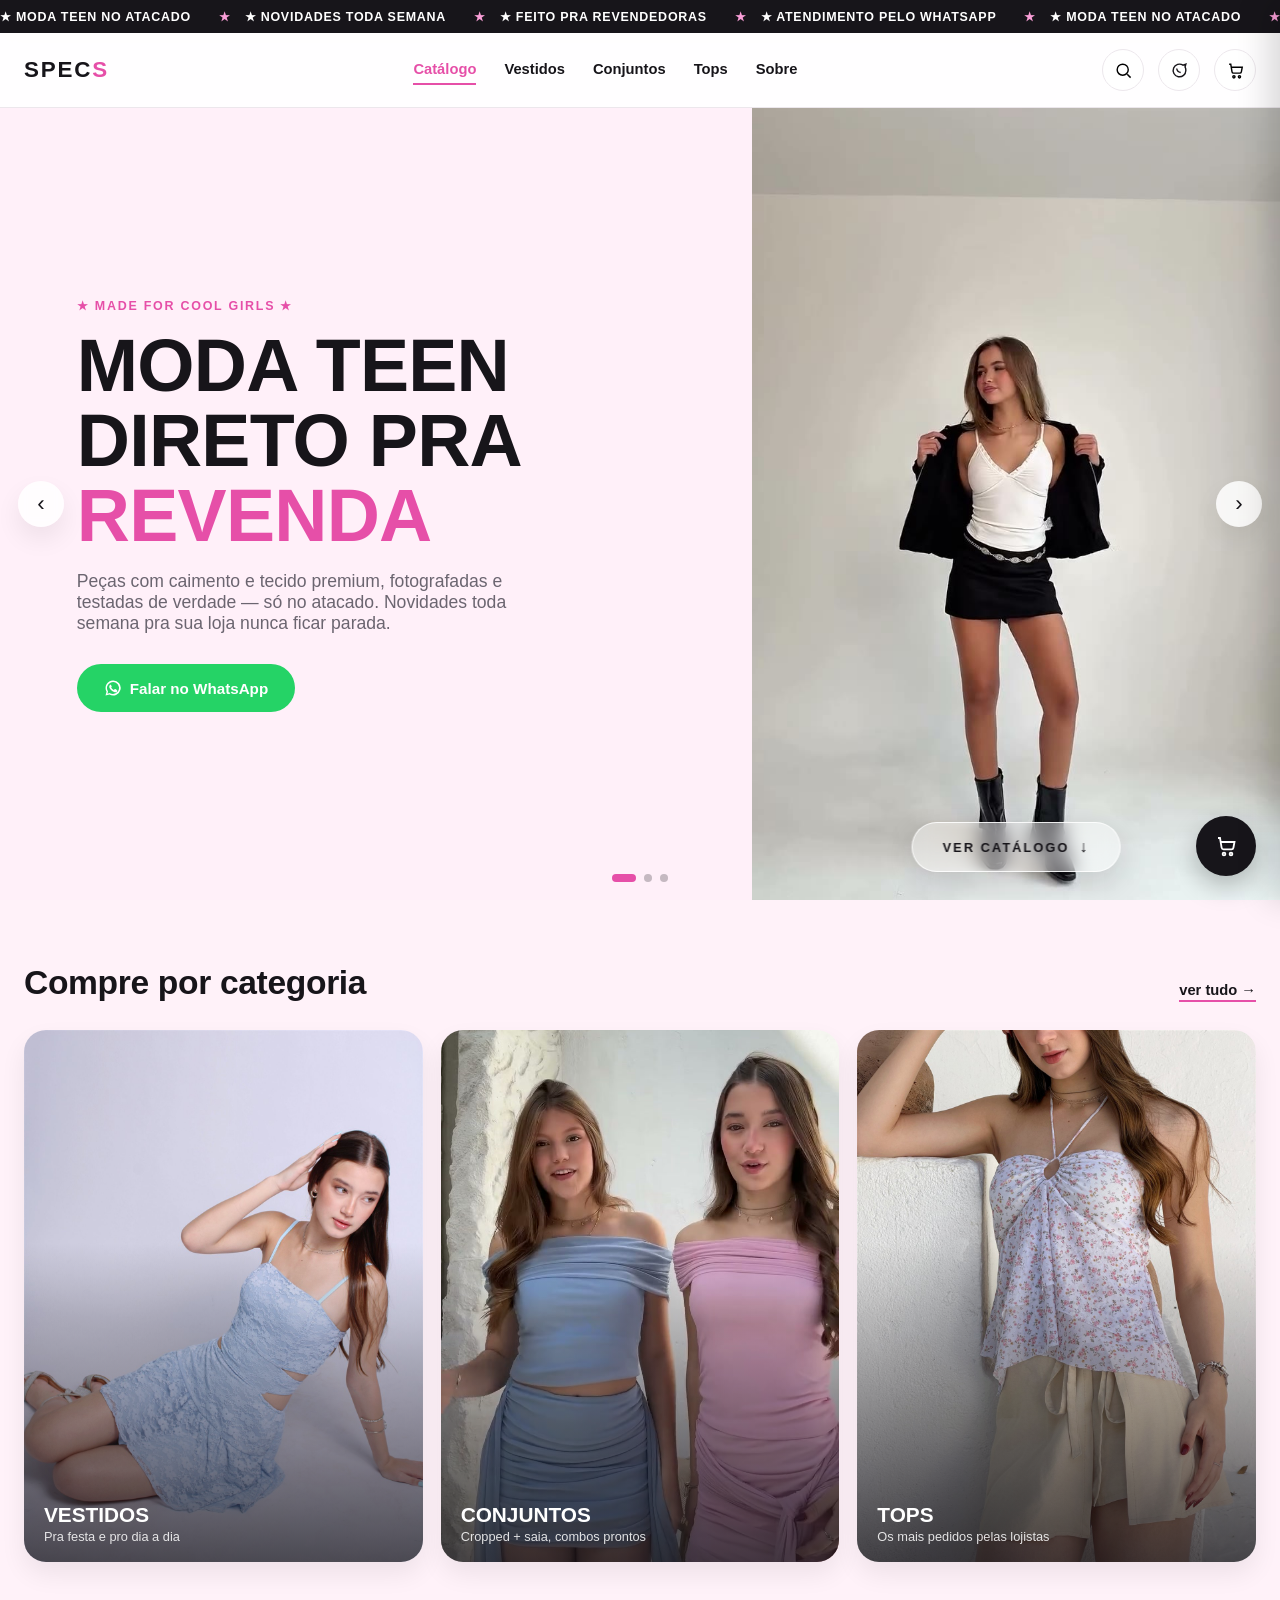
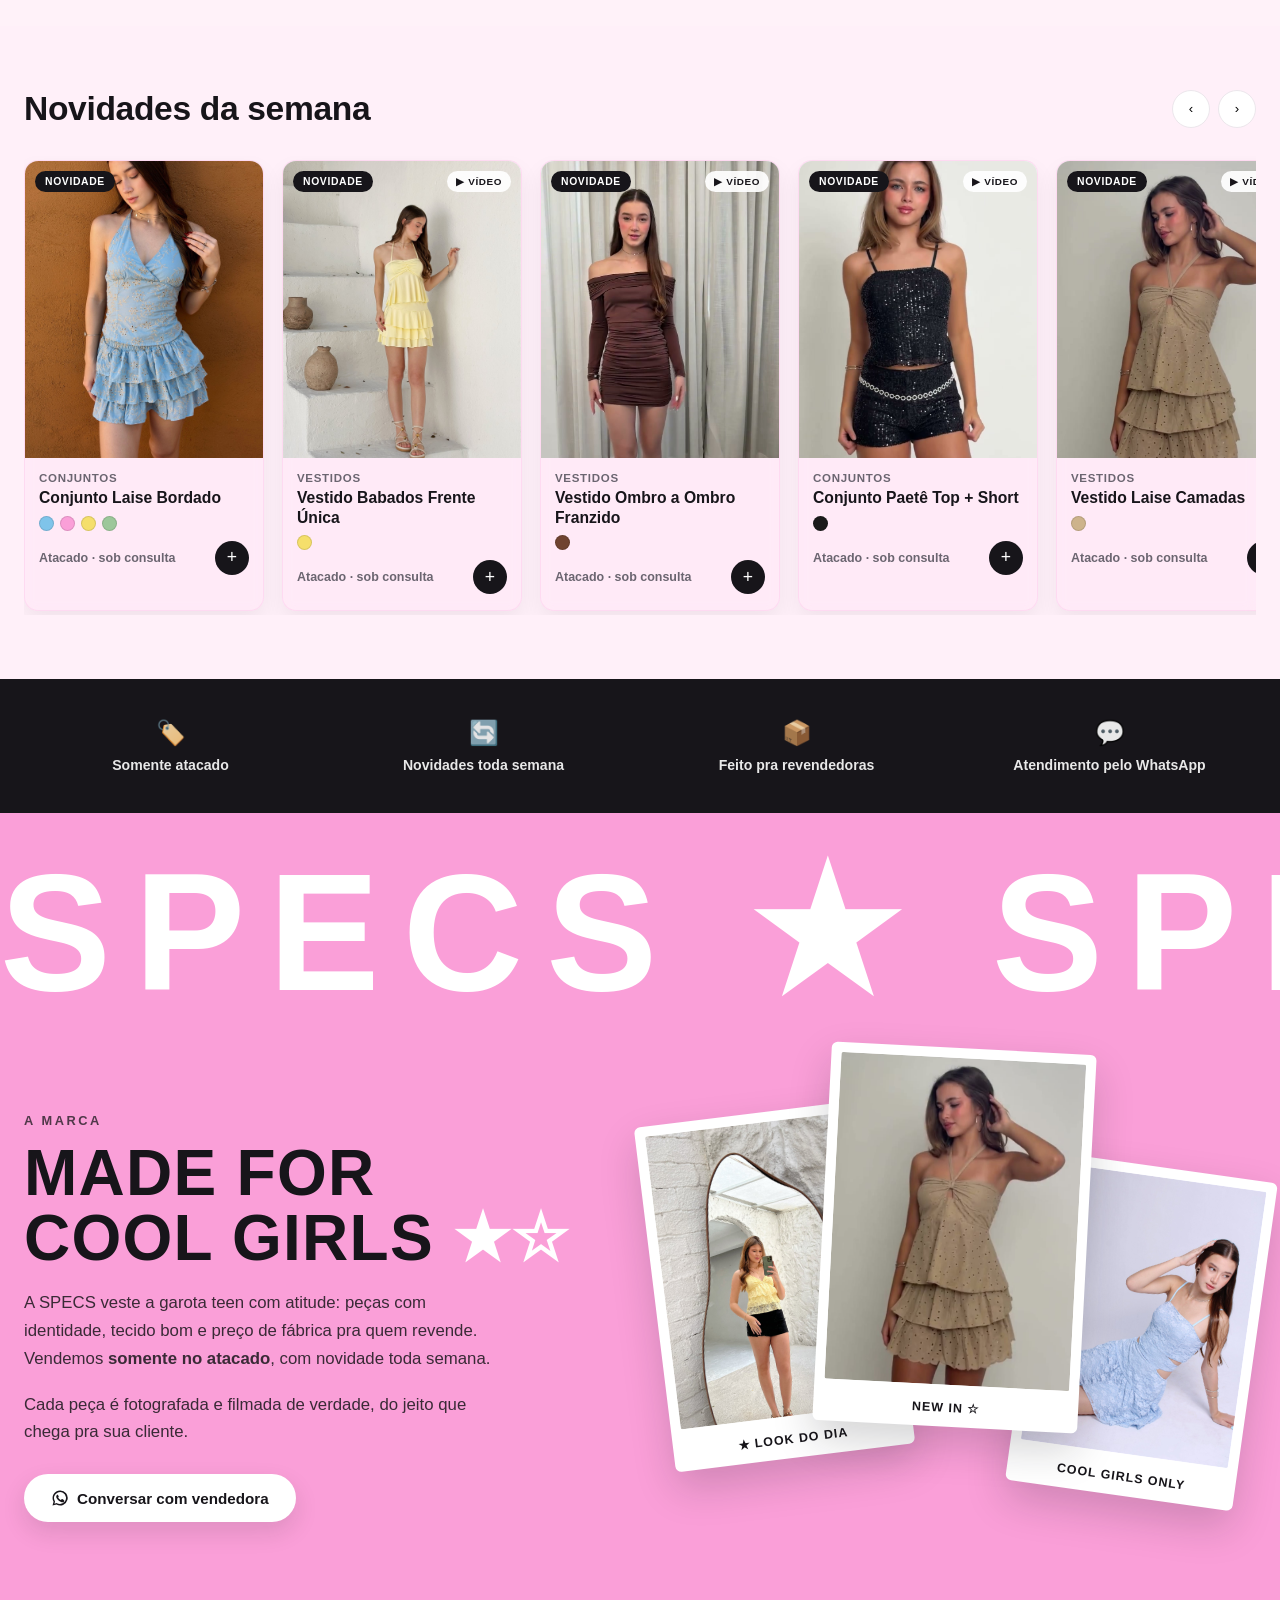
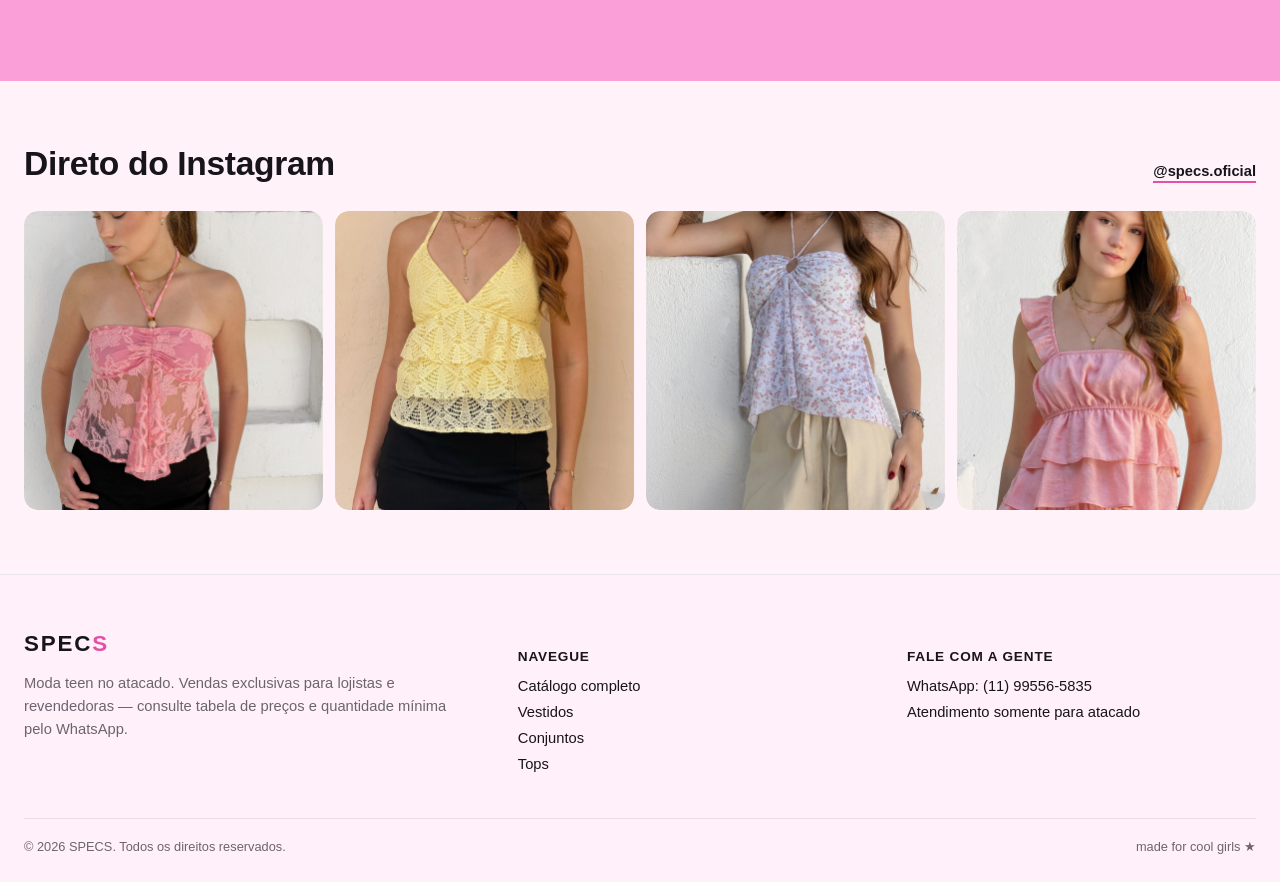
<file: index.html>
<!DOCTYPE html>
<html lang="pt-BR">
<head>
<meta charset="UTF-8">
<script>
if ("scrollRestoration" in history) history.scrollRestoration = "manual";
window.scrollTo(0, 0);
setTimeout(() => window.scrollTo(0, 0), 50);
requestAnimationFrame(() => window.scrollTo(0, 0));
</script>
<meta name="viewport" content="width=device-width, initial-scale=1.0">
<meta http-equiv="Content-Security-Policy" content="default-src 'self'; script-src 'self' 'unsafe-inline'; style-src 'self' 'unsafe-inline' https://fonts.googleapis.com; font-src https://fonts.gstatic.com; img-src 'self' data:; media-src 'self'; object-src 'none'; base-uri 'self';">
<meta name="referrer" content="strict-origin-when-cross-origin">
<meta name="color-scheme" content="light only">
<meta name="darkreader-lock">
<title>SPECS — Moda Teen no Atacado</title>
<meta name="description" content="SPECS — made for cool girls. Moda teen no atacado, novidades toda semana. Peça pelo WhatsApp.">
<link rel="icon" href="assets/logo-specs.png">
<link rel="preconnect" href="https://fonts.googleapis.com">
<link href="https://fonts.googleapis.com/css2?family=Inter:wght@400;500;600;700&family=Outfit:wght@700;800&display=swap" rel="stylesheet">
<link rel="stylesheet" href="css/style.css">
</head>
<body>
<div class="page-wrap">

  <div class="marquee-bar">
    <div class="marquee-track">
      <span>★ moda teen no atacado</span>
      <span>★ novidades toda semana</span>
      <span>★ feito pra revendedoras</span>
      <span>★ atendimento pelo whatsapp</span>
      <span>★ moda teen no atacado</span>
      <span>★ novidades toda semana</span>
      <span>★ feito pra revendedoras</span>
      <span>★ atendimento pelo whatsapp</span>
    </div>
  </div>

  <nav class="nav">
    <div class="nav-inner">
      <a href="index.html" class="logo">SPEC<span>S</span></a>
      <div class="nav-links">
        <a href="catalogo.html" class="active">Catálogo</a>
        <a href="catalogo.html?cat=vestidos">Vestidos</a>
        <a href="catalogo.html?cat=conjuntos">Conjuntos</a>
        <a href="catalogo.html?cat=tops">Tops</a>
        <a href="#sobre">Sobre</a>
      </div>
      <div class="nav-actions">
        <div class="nav-search" id="nav-search">
          <input type="text" id="nav-search-input" placeholder="Buscar peça..." aria-label="Buscar peça">
          <button class="icon-btn" id="search-toggle" aria-label="Buscar">
            <svg viewBox="0 0 24 24" fill="none" stroke="currentColor" stroke-width="1.8"><circle cx="11" cy="11" r="7"/><path d="m21 21-4.3-4.3"/></svg>
          </button>
        </div>
        <a class="icon-btn" href="https://wa.me/5511995565835" target="_blank" rel="noopener" aria-label="WhatsApp">
          <svg viewBox="0 0 24 24" fill="none" stroke="currentColor" stroke-width="1.8"><path d="M20 12a8 8 0 1 1-3.6-6.7L20 4l-1 3.5A8 8 0 0 1 20 12Z"/><path d="M8.5 9.5c.3 2.5 2.5 4.7 5 5"/></svg>
        </a>
        <button class="icon-btn" id="cart-fab-nav" aria-label="Pedido" onclick="document.getElementById('cart-fab').click()">
          <svg viewBox="0 0 24 24" fill="none" stroke="currentColor" stroke-width="1.8"><path d="M4 4h2l1.6 9.6a2 2 0 0 0 2 1.7h7.8a2 2 0 0 0 2-1.6L20.5 8H7"/><circle cx="10" cy="20" r="1.4"/><circle cx="17" cy="20" r="1.4"/></svg>
          <span class="cart-badge">0</span>
        </button>
      </div>
    </div>
  </nav>

  <header class="hero" id="hero">
    <div class="hero-track" id="hero-track">

      <div class="hero-slide">
        <div class="hero-inner">
          <div class="hero-text">
            <span class="eyebrow">★ made for cool girls ★</span>
            <h1>moda teen<br>direto pra <em>revenda</em></h1>
            <p>Peças com caimento e tecido premium, fotografadas e testadas de verdade — só no atacado. Novidades toda semana pra sua loja nunca ficar parada.</p>
            <div class="hero-ctas">
              <a href="https://wa.me/5511995565835" target="_blank" rel="noopener" class="btn btn-whatsapp">
                <svg width="18" height="18" viewBox="0 0 24 24" fill="currentColor"><path d="M12 2a10 10 0 0 0-8.6 15L2 22l5.2-1.4A10 10 0 1 0 12 2Zm0 18a8 8 0 0 1-4.1-1.1l-.3-.2-3 .8.8-3-.2-.3A8 8 0 1 1 12 20Zm4.4-5.9c-.2-.1-1.4-.7-1.6-.8-.2-.1-.4-.1-.5.1s-.6.8-.8 1c-.1.1-.3.2-.5.1a6.6 6.6 0 0 1-3.3-2.9c-.2-.4.2-.4.6-1.2.1-.1 0-.3 0-.4l-.8-1.8c-.2-.5-.4-.4-.5-.4h-.5c-.1 0-.4 0-.6.3a2.7 2.7 0 0 0-.9 2.1c0 1.3.9 2.5 1.1 2.7.1.2 1.9 3 4.7 4.1.6.3 1.1.4 1.5.5.6.2 1.2.2 1.6.1.5-.1 1.4-.6 1.6-1.1.2-.5.2-1 .1-1.1s-.2-.2-.4-.3Z"/></svg>
                Falar no WhatsApp
              </a>
            </div>
          </div>
          <div class="hero-media" style="--focus: 50% 50%">
            <video src="assets/hero-loja.mp4" poster="assets/hero-loja-poster.jpg" autoplay muted loop playsinline></video>
            <a href="#catalogo" class="btn-catalog">Ver catálogo <span class="arrow" aria-hidden="true">↓</span></a>
          </div>
        </div>
      </div>

      <div class="hero-slide">
        <div class="hero-inner">
          <div class="hero-text">
            <span class="eyebrow">★ toda semana ★</span>
            <h1>novidade<br>que <em>não para</em></h1>
            <p>Coleção nova entrando toda semana, fotografada de verdade. Sua loja sempre com o que tem de mais atual pra oferecer.</p>
            <div class="hero-ctas">
              <a href="https://wa.me/5511995565835" target="_blank" rel="noopener" class="btn btn-whatsapp">
                <svg width="18" height="18" viewBox="0 0 24 24" fill="currentColor"><path d="M12 2a10 10 0 0 0-8.6 15L2 22l5.2-1.4A10 10 0 1 0 12 2Zm0 18a8 8 0 0 1-4.1-1.1l-.3-.2-3 .8.8-3-.2-.3A8 8 0 1 1 12 20Zm4.4-5.9c-.2-.1-1.4-.7-1.6-.8-.2-.1-.4-.1-.5.1s-.6.8-.8 1c-.1.1-.3.2-.5.1a6.6 6.6 0 0 1-3.3-2.9c-.2-.4.2-.4.6-1.2.1-.1 0-.3 0-.4l-.8-1.8c-.2-.5-.4-.4-.5-.4h-.5c-.1 0-.4 0-.6.3a2.7 2.7 0 0 0-.9 2.1c0 1.3.9 2.5 1.1 2.7.1.2 1.9 3 4.7 4.1.6.3 1.1.4 1.5.5.6.2 1.2.2 1.6.1.5-.1 1.4-.6 1.6-1.1.2-.5.2-1 .1-1.1s-.2-.2-.4-.3Z"/></svg>
                Falar no WhatsApp
              </a>
            </div>
          </div>
          <div class="hero-media" style="--focus: 50% 20%">
            <img src="assets/prod-vestido-amarelo-camadas-1.jpg" alt="Vestido SPECS novidade" draggable="false">
            <a href="#catalogo" class="btn-catalog">Ver catálogo <span class="arrow" aria-hidden="true">↓</span></a>
          </div>
        </div>
      </div>

      <div class="hero-slide">
        <div class="hero-inner">
          <div class="hero-text">
            <span class="eyebrow">★ pra quem revende ★</span>
            <h1>feito pra<br><em>sua loja</em> vender</h1>
            <p>Conjuntos e combos prontos pensados pra girar rápido na vitrine. Preço de fábrica, sem intermediário.</p>
            <div class="hero-ctas">
              <a href="https://wa.me/5511995565835" target="_blank" rel="noopener" class="btn btn-whatsapp">
                <svg width="18" height="18" viewBox="0 0 24 24" fill="currentColor"><path d="M12 2a10 10 0 0 0-8.6 15L2 22l5.2-1.4A10 10 0 1 0 12 2Zm0 18a8 8 0 0 1-4.1-1.1l-.3-.2-3 .8.8-3-.2-.3A8 8 0 1 1 12 20Zm4.4-5.9c-.2-.1-1.4-.7-1.6-.8-.2-.1-.4-.1-.5.1s-.6.8-.8 1c-.1.1-.3.2-.5.1a6.6 6.6 0 0 1-3.3-2.9c-.2-.4.2-.4.6-1.2.1-.1 0-.3 0-.4l-.8-1.8c-.2-.5-.4-.4-.5-.4h-.5c-.1 0-.4 0-.6.3a2.7 2.7 0 0 0-.9 2.1c0 1.3.9 2.5 1.1 2.7.1.2 1.9 3 4.7 4.1.6.3 1.1.4 1.5.5.6.2 1.2.2 1.6.1.5-.1 1.4-.6 1.6-1.1.2-.5.2-1 .1-1.1s-.2-.2-.4-.3Z"/></svg>
                Falar no WhatsApp
              </a>
            </div>
          </div>
          <div class="hero-media" style="--focus: 50% 35%">
            <video src="assets/hero-conjunto-duo.mp4" poster="assets/hero-conjunto-duo-poster.jpg" autoplay muted loop playsinline></video>
            <a href="#catalogo" class="btn-catalog">Ver catálogo <span class="arrow" aria-hidden="true">↓</span></a>
          </div>
        </div>
      </div>

    </div>

    <button class="hero-arrow prev" id="hero-prev" aria-label="Slide anterior">‹</button>
    <button class="hero-arrow next" id="hero-next" aria-label="Próximo slide">›</button>
    <div class="hero-dots" id="hero-dots"></div>
  </header>

  <section id="catalogo" class="section" data-reveal>
    <div class="section-head">
      <h2>Compre por categoria</h2>
      <a href="catalogo.html" class="see-all">ver tudo <span class="see-all-arrow">→</span></a>
    </div>
    <div class="cat-grid">
      <a class="cat-tile" href="catalogo.html?cat=vestidos">
        <img src="assets/prod-vestido-azul-renda-1.jpg" alt="Vestidos SPECS">
        <div class="cat-tile-label">Vestidos<small>Pra festa e pro dia a dia</small></div>
      </a>
      <a class="cat-tile" href="catalogo.html?cat=conjuntos">
        <img src="assets/prod-conjunto-duo-video.jpg" alt="Conjuntos SPECS">
        <div class="cat-tile-label">Conjuntos<small>Cropped + saia, combos prontos</small></div>
      </a>
      <a class="cat-tile" href="catalogo.html?cat=tops">
        <img src="assets/prod-top-floral-lilas.jpg" alt="Tops SPECS">
        <div class="cat-tile-label">Tops<small>Os mais pedidos pelas lojistas</small></div>
      </a>
    </div>
  </section>

  <section class="section carousel-section" style="background:var(--pink-soft);" data-reveal>
    <div class="section-head">
      <h2>Novidades da semana</h2>
      <div class="carousel-nav">
        <button class="carousel-arrow" data-dir="prev" aria-label="Anterior">‹</button>
        <button class="carousel-arrow" data-dir="next" aria-label="Próximo">›</button>
      </div>
    </div>
    <div class="carousel-grid" data-product-list data-filter="new"></div>
  </section>

  <section class="feature-strip" data-reveal>
    <div class="feature-grid">
      <div class="feature-item"><span class="ico">🏷️</span><span>Somente atacado</span></div>
      <div class="feature-item"><span class="ico">🔄</span><span>Novidades toda semana</span></div>
      <div class="feature-item"><span class="ico">📦</span><span>Feito pra revendedoras</span></div>
      <div class="feature-item"><span class="ico">💬</span><span>Atendimento pelo WhatsApp</span></div>
    </div>
  </section>

  <section id="sobre" class="brand-section">
    <div class="brand-wordmark" aria-hidden="true">
      <div class="brand-wordmark-track">
        <span>SPECS ★ SPECS ☆ SPECS ★ SPECS ☆</span>
        <span>SPECS ★ SPECS ☆ SPECS ★ SPECS ☆</span>
      </div>
    </div>
    <div class="brand-inner">
      <div class="brand-copy" data-reveal>
        <span class="brand-eyebrow">a marca</span>
        <h2>made for<br>cool girls <span class="brand-stars">★☆</span></h2>
        <p>A SPECS veste a garota teen com atitude: peças com identidade, tecido bom e preço de fábrica pra quem revende. Vendemos <strong>somente no atacado</strong>, com novidade toda semana.</p>
        <p>Cada peça é fotografada e filmada de verdade, do jeito que chega pra sua cliente.</p>
        <a href="https://wa.me/5511995565835" target="_blank" rel="noopener" class="btn btn-light">
          <svg width="18" height="18" viewBox="0 0 24 24" fill="currentColor" aria-hidden="true"><path d="M12 2a10 10 0 0 0-8.6 15L2 22l5.2-1.4A10 10 0 1 0 12 2Zm0 18a8 8 0 0 1-4.1-1.1l-.3-.2-3 .8.8-3-.2-.3A8 8 0 1 1 12 20Zm4.4-5.9c-.2-.1-1.4-.7-1.6-.8-.2-.1-.4-.1-.5.1s-.6.8-.8 1c-.1.1-.3.2-.5.1a6.6 6.6 0 0 1-3.3-2.9c-.2-.4.2-.4.6-1.2.1-.1 0-.3 0-.4l-.8-1.8c-.2-.5-.4-.4-.5-.4h-.5c-.1 0-.4 0-.6.3a2.7 2.7 0 0 0-.9 2.1c0 1.3.9 2.5 1.1 2.7.1.2 1.9 3 4.7 4.1.6.3 1.1.4 1.5.5.6.2 1.2.2 1.6.1.5-.1 1.4-.6 1.6-1.1.2-.5.2-1 .1-1.1s-.2-.2-.4-.3Z"/></svg>
          Conversar com vendedora
        </a>
      </div>
      <div class="brand-collage" data-reveal>
        <figure class="polaroid p1">
          <img src="assets/prod-top-renda-amarelo.jpg" alt="Look SPECS: top de renda amarelo" draggable="false">
          <figcaption>★ look do dia</figcaption>
        </figure>
        <figure class="polaroid p2">
          <video src="assets/video-vestido-laise.mp4" poster="assets/video-vestido-laise-poster.jpg" muted loop playsinline preload="none" data-inview-play></video>
          <figcaption>new in ☆</figcaption>
        </figure>
        <figure class="polaroid p3">
          <img src="assets/prod-vestido-azul-renda-1.jpg" alt="Look SPECS: vestido de renda azul" draggable="false">
          <figcaption>cool girls only</figcaption>
        </figure>
      </div>
    </div>
  </section>

  <section class="section" data-reveal>
    <div class="section-head">
      <h2>Direto do Instagram</h2>
      <a href="https://www.instagram.com/specs.oficial/" target="_blank" rel="noopener" class="see-all">@specs.oficial</a>
    </div>
    <div class="insta-grid">
      <a href="https://www.instagram.com/specs.oficial/" target="_blank" rel="noopener"><img src="assets/prod-conjunto-renda-rosa.jpg" alt="Post SPECS"></a>
      <a href="https://www.instagram.com/specs.oficial/" target="_blank" rel="noopener"><img src="assets/prod-conjunto-croche-amarelo.jpg" alt="Post SPECS"></a>
      <a href="https://www.instagram.com/specs.oficial/" target="_blank" rel="noopener"><img src="assets/prod-top-floral-lilas.jpg" alt="Post SPECS"></a>
      <a href="https://www.instagram.com/specs.oficial/" target="_blank" rel="noopener"><img src="assets/prod-top-renda-rosa.jpg" alt="Post SPECS"></a>
    </div>
  </section>

  <footer class="footer">
    <div class="footer-inner">
      <div>
        <div class="logo" style="margin-bottom:14px;">SPEC<span>S</span></div>
        <p>Moda teen no atacado. Vendas exclusivas para lojistas e revendedoras — consulte tabela de preços e quantidade mínima pelo WhatsApp.</p>
      </div>
      <div>
        <h4>Navegue</h4>
        <ul class="footer-links">
          <li><a href="catalogo.html">Catálogo completo</a></li>
          <li><a href="catalogo.html?cat=vestidos">Vestidos</a></li>
          <li><a href="catalogo.html?cat=conjuntos">Conjuntos</a></li>
          <li><a href="catalogo.html?cat=tops">Tops</a></li>
        </ul>
      </div>
      <div>
        <h4>Fale com a gente</h4>
        <ul class="footer-links">
          <li><a href="https://wa.me/5511995565835" target="_blank" rel="noopener">WhatsApp: (11) 99556-5835</a></li>
          <li>Atendimento somente para atacado</li>
        </ul>
      </div>
    </div>
    <div class="footer-bottom">
      <span>© 2026 SPECS. Todos os direitos reservados.</span>
      <span>made for cool girls ★</span>
    </div>
  </footer>
</div>

<button id="cart-fab" aria-label="Ver pedido">
  <svg viewBox="0 0 24 24" fill="none" stroke="currentColor" stroke-width="1.8"><path d="M4 4h2l1.6 9.6a2 2 0 0 0 2 1.7h7.8a2 2 0 0 0 2-1.6L20.5 8H7"/><circle cx="10" cy="20" r="1.4"/><circle cx="17" cy="20" r="1.4"/></svg>
  <span class="cart-badge">0</span>
</button>

<div id="cart-overlay"></div>
<aside id="cart-drawer">
  <div class="drawer-header">
    <h3>Seu pedido</h3>
    <button class="drawer-close" aria-label="Fechar">&times;</button>
  </div>
  <div class="drawer-items" id="drawer-items"></div>
  <div class="drawer-footer">
    <p class="hint">O valor e a quantidade mínima são combinados pelo WhatsApp — sem preço fixo aqui, é tudo no atacado.</p>
    <button class="btn btn-whatsapp btn-block" id="send-order-btn">Enviar pedido pelo WhatsApp</button>
  </div>
</aside>

<div id="quickview-overlay"></div>

<script src="js/products.js"></script>
<script src="js/main.js"></script>
</body>
</html>
</file>
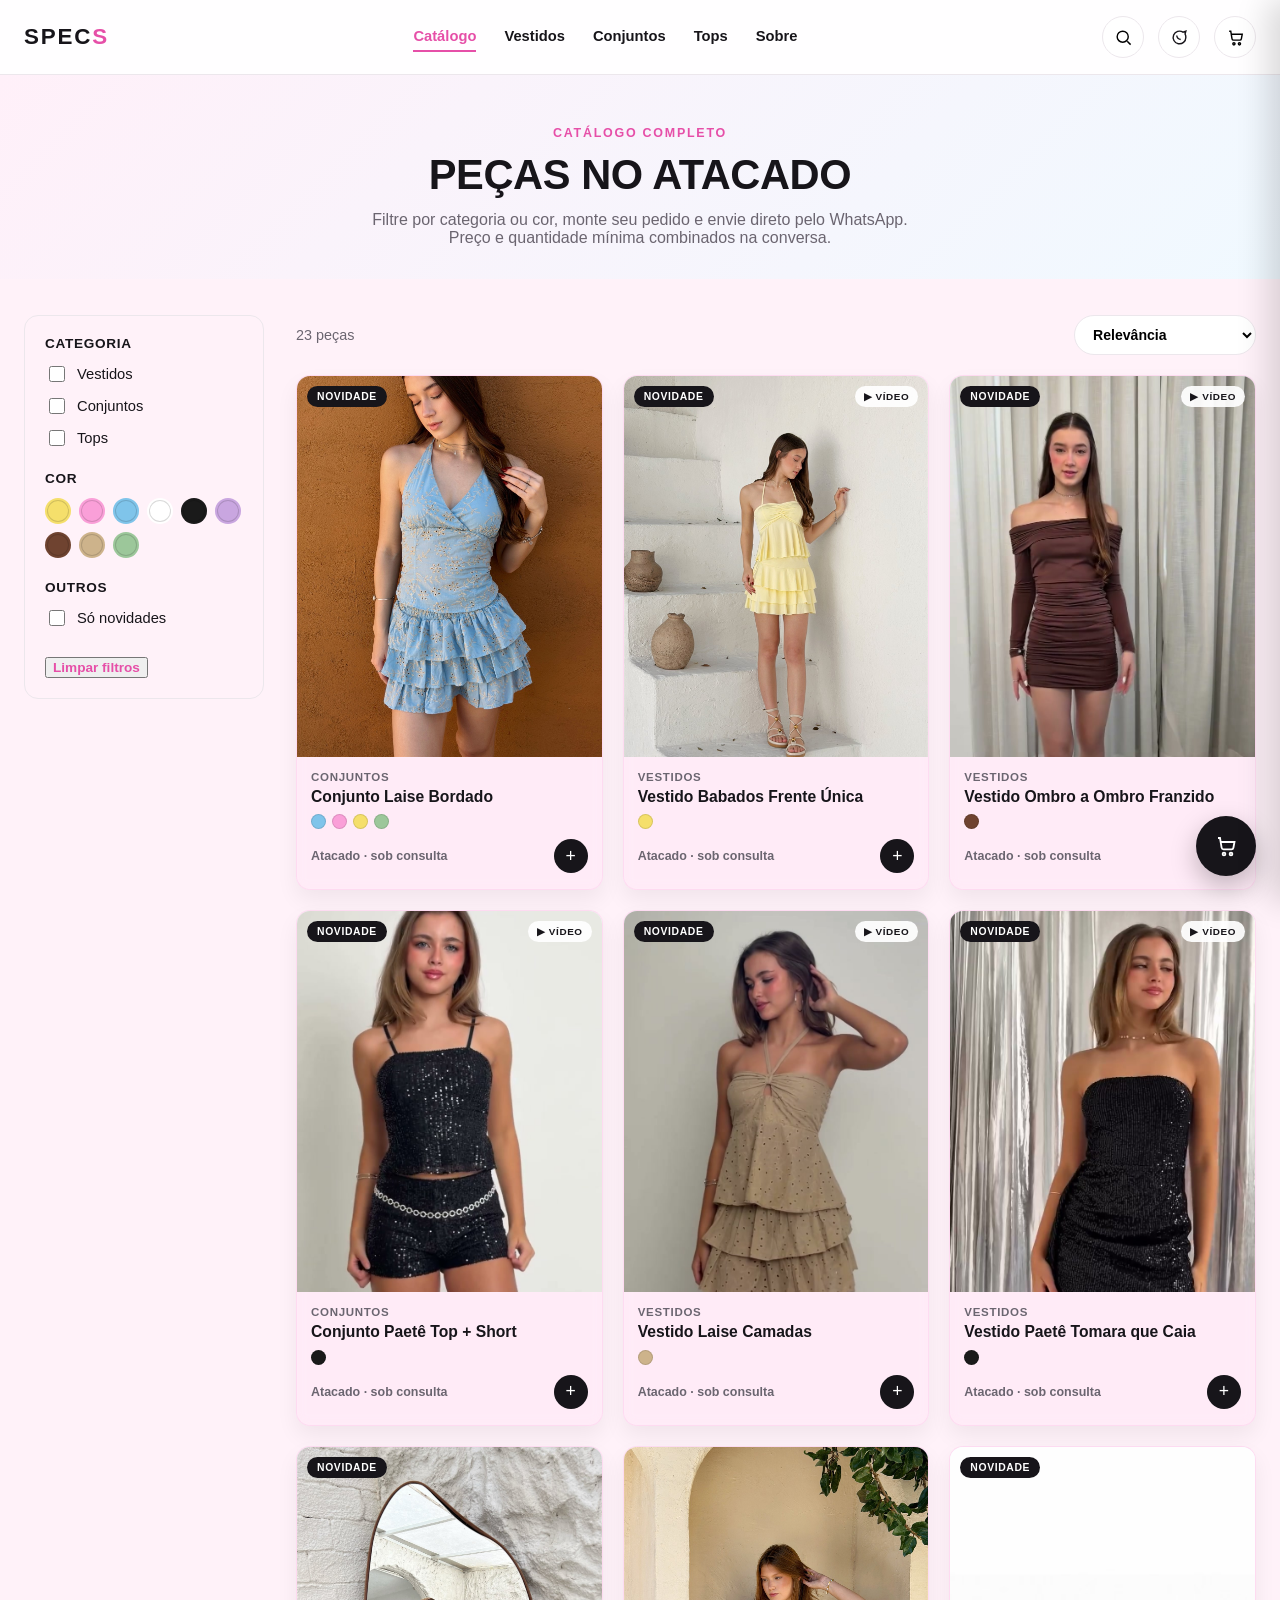
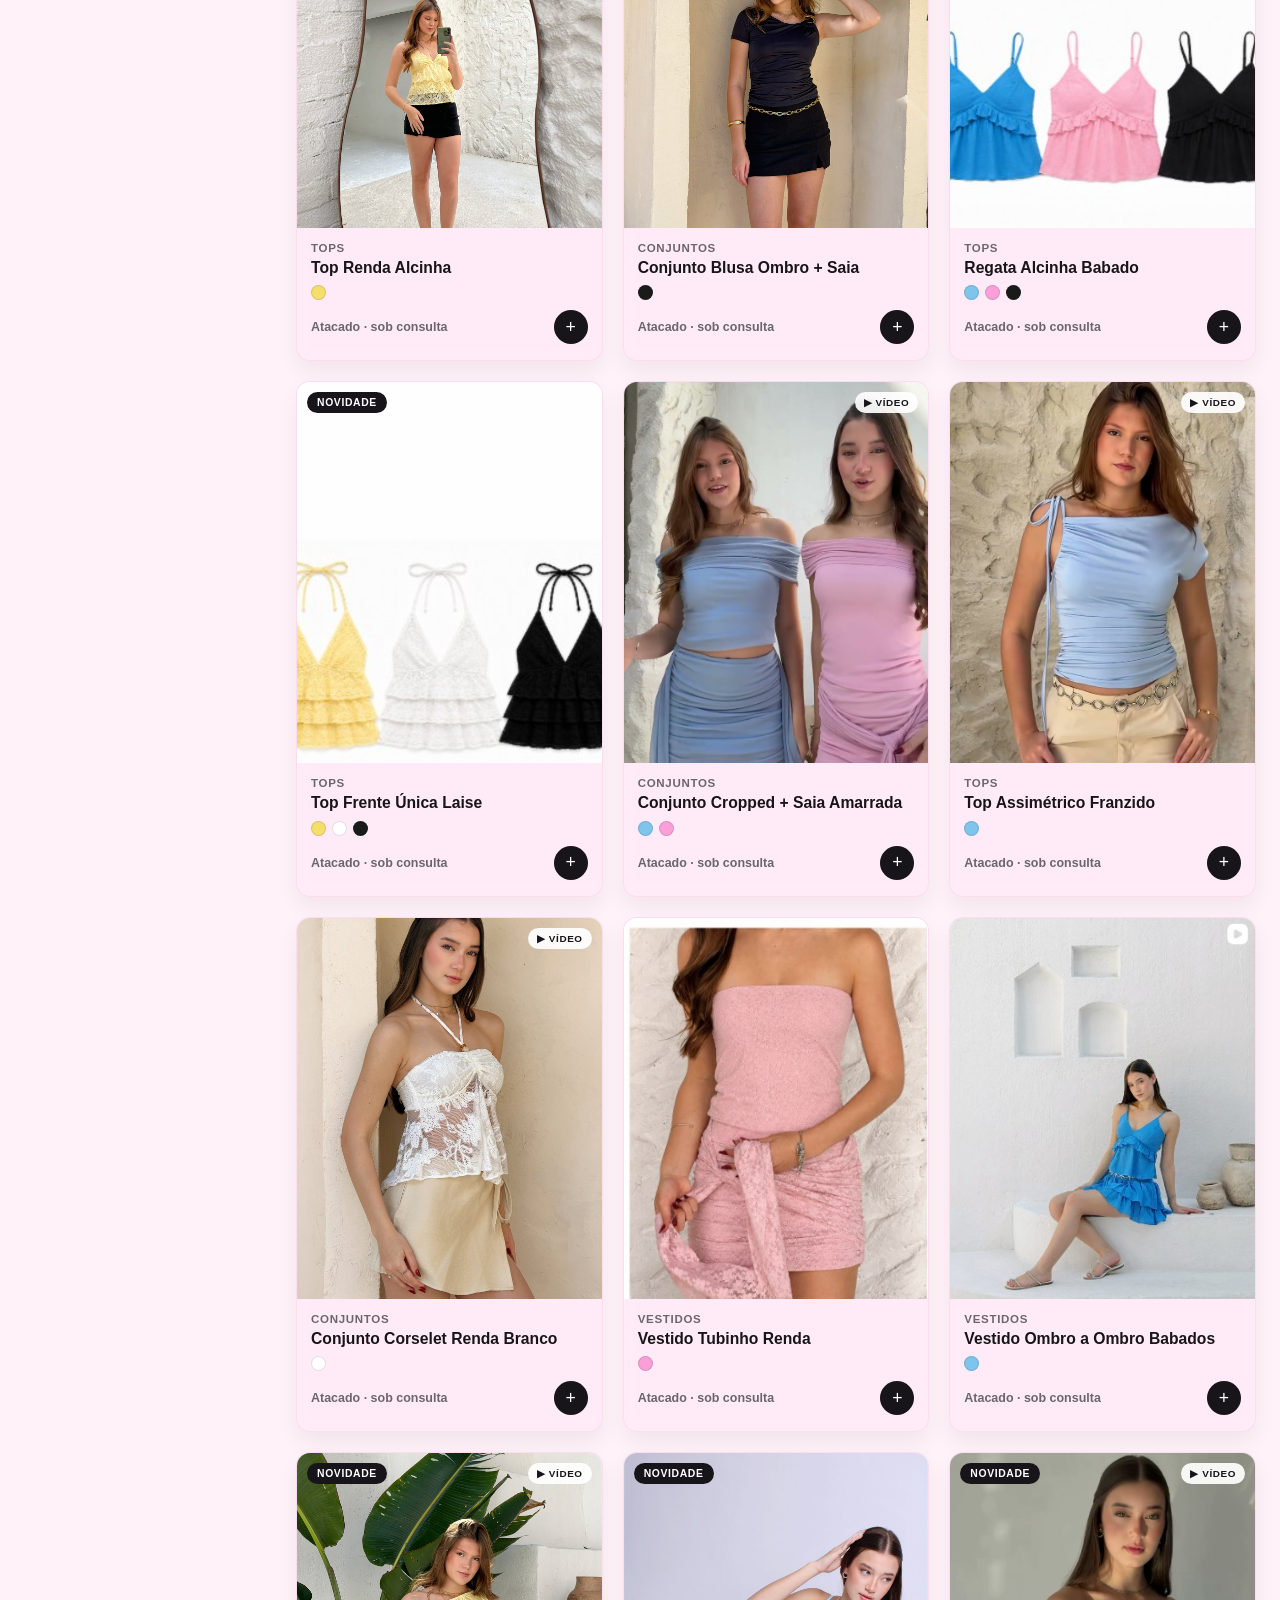
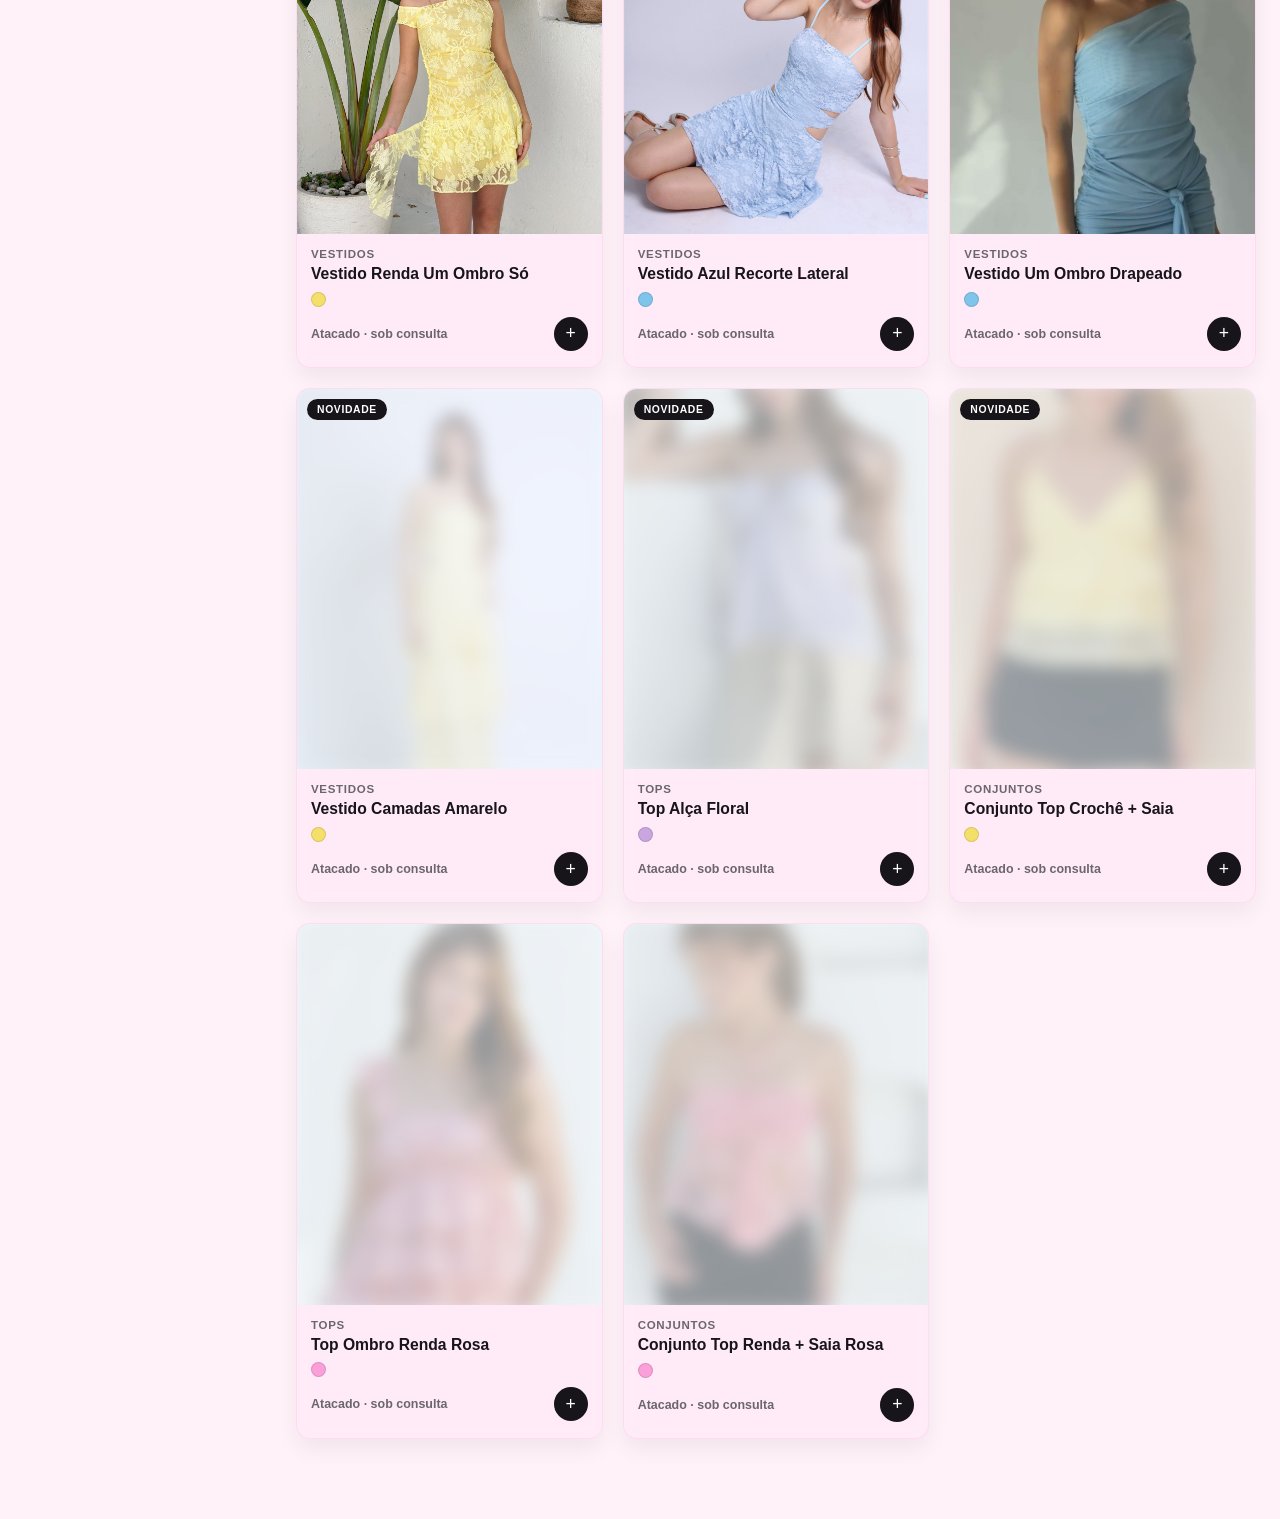
<file: catalogo.html>
<!DOCTYPE html>
<html lang="pt-BR">
<head>
<meta charset="UTF-8">
<script>
if ("scrollRestoration" in history) history.scrollRestoration = "manual";
window.scrollTo(0, 0);
setTimeout(() => window.scrollTo(0, 0), 50);
requestAnimationFrame(() => window.scrollTo(0, 0));
</script>
<meta name="viewport" content="width=device-width, initial-scale=1.0">
<meta http-equiv="Content-Security-Policy" content="default-src 'self'; script-src 'self' 'unsafe-inline'; style-src 'self' 'unsafe-inline' https://fonts.googleapis.com; font-src https://fonts.gstatic.com; img-src 'self' data:; media-src 'self'; object-src 'none'; base-uri 'self';">
<meta name="referrer" content="strict-origin-when-cross-origin">
<meta name="color-scheme" content="light only">
<meta name="darkreader-lock">
<title>Catálogo — SPECS</title>
<meta name="description" content="Catálogo completo SPECS no atacado. Filtre por categoria e cor, monte seu pedido e envie pelo WhatsApp.">
<link rel="icon" href="assets/logo-specs.png">
<link rel="preconnect" href="https://fonts.googleapis.com">
<link href="https://fonts.googleapis.com/css2?family=Inter:wght@400;500;600;700&family=Outfit:wght@700;800&display=swap" rel="stylesheet">
<link rel="stylesheet" href="css/style.css">
</head>
<body>
<div class="page-wrap">

  <nav class="nav">
    <div class="nav-inner">
      <a href="index.html" class="logo">SPEC<span>S</span></a>
      <div class="nav-links">
        <a href="catalogo.html" class="active">Catálogo</a>
        <a href="catalogo.html?cat=vestidos">Vestidos</a>
        <a href="catalogo.html?cat=conjuntos">Conjuntos</a>
        <a href="catalogo.html?cat=tops">Tops</a>
        <a href="index.html#sobre">Sobre</a>
      </div>
      <div class="nav-actions">
        <div class="nav-search" id="nav-search">
          <input type="text" id="nav-search-input" placeholder="Buscar peça..." aria-label="Buscar peça">
          <button class="icon-btn" id="search-toggle" aria-label="Buscar">
            <svg viewBox="0 0 24 24" fill="none" stroke="currentColor" stroke-width="1.8"><circle cx="11" cy="11" r="7"/><path d="m21 21-4.3-4.3"/></svg>
          </button>
        </div>
        <a class="icon-btn" href="https://wa.me/5511995565835" target="_blank" rel="noopener" aria-label="WhatsApp">
          <svg viewBox="0 0 24 24" fill="none" stroke="currentColor" stroke-width="1.8"><path d="M20 12a8 8 0 1 1-3.6-6.7L20 4l-1 3.5A8 8 0 0 1 20 12Z"/><path d="M8.5 9.5c.3 2.5 2.5 4.7 5 5"/></svg>
        </a>
        <button class="icon-btn" aria-label="Pedido" onclick="document.getElementById('cart-fab').click()">
          <svg viewBox="0 0 24 24" fill="none" stroke="currentColor" stroke-width="1.8"><path d="M4 4h2l1.6 9.6a2 2 0 0 0 2 1.7h7.8a2 2 0 0 0 2-1.6L20.5 8H7"/><circle cx="10" cy="20" r="1.4"/><circle cx="17" cy="20" r="1.4"/></svg>
          <span class="cart-badge">0</span>
        </button>
      </div>
    </div>
  </nav>

  <header class="catalog-header">
    <span class="eyebrow">catálogo completo</span>
    <h1 style="margin-top:10px;">peças no atacado</h1>
    <p>Filtre por categoria ou cor, monte seu pedido e envie direto pelo WhatsApp. Preço e quantidade mínima combinados na conversa.</p>
  </header>

  <div class="catalog-layout">
    <aside class="filters">
      <button class="filters-toggle" id="filters-toggle" aria-expanded="false" aria-controls="filters-body">
        <span>Filtros<span class="filters-count" id="filters-count" hidden></span></span>
        <svg class="chev" width="16" height="16" viewBox="0 0 24 24" fill="none" stroke="currentColor" stroke-width="2"><path d="m6 9 6 6 6-6"/></svg>
      </button>
      <div class="filters-body" id="filters-body">
        <div class="filter-group">
          <h5>Categoria</h5>
          <label class="filter-check"><input type="checkbox" class="cat-filter" value="vestidos"> Vestidos</label>
          <label class="filter-check"><input type="checkbox" class="cat-filter" value="conjuntos"> Conjuntos</label>
          <label class="filter-check"><input type="checkbox" class="cat-filter" value="tops"> Tops</label>
        </div>
        <div class="filter-group">
          <h5>Cor</h5>
          <div class="color-swatch-row">
            <span class="color-swatch" data-color="Amarelo" style="background:#f5df6b" title="Amarelo"></span>
            <span class="color-swatch" data-color="Rosa" style="background:#fa9fd8" title="Rosa"></span>
            <span class="color-swatch" data-color="Azul" style="background:#7fc4ea" title="Azul"></span>
            <span class="color-swatch" data-color="Branco" style="background:#ffffff" title="Branco"></span>
            <span class="color-swatch" data-color="Preto" style="background:#1a1a1a" title="Preto"></span>
            <span class="color-swatch" data-color="Lilás" style="background:#c9a6e0" title="Lilás"></span>
            <span class="color-swatch" data-color="Marrom" style="background:#6f4330" title="Marrom"></span>
            <span class="color-swatch" data-color="Bege" style="background:#cdb38b" title="Bege"></span>
            <span class="color-swatch" data-color="Verde" style="background:#9cc79a" title="Verde"></span>
          </div>
        </div>
        <div class="filter-group">
          <h5>Outros</h5>
          <label class="filter-check"><input type="checkbox" id="filter-new-only"> Só novidades</label>
        </div>
        <button class="filter-reset" id="filter-reset">Limpar filtros</button>
      </div>
    </aside>

    <div>
      <div class="catalog-toolbar">
        <span class="result-count" id="result-count">10 peças</span>
        <select class="sort-select" id="sort-select">
          <option value="relevancia">Relevância</option>
          <option value="novidades">Novidades primeiro</option>
          <option value="nome-az">Nome A-Z</option>
          <option value="nome-za">Nome Z-A</option>
        </select>
      </div>
      <div class="product-grid" id="catalog-grid"></div>
    </div>
  </div>
</div>

<button id="cart-fab" aria-label="Ver pedido">
  <svg viewBox="0 0 24 24" fill="none" stroke="currentColor" stroke-width="1.8"><path d="M4 4h2l1.6 9.6a2 2 0 0 0 2 1.7h7.8a2 2 0 0 0 2-1.6L20.5 8H7"/><circle cx="10" cy="20" r="1.4"/><circle cx="17" cy="20" r="1.4"/></svg>
  <span class="cart-badge">0</span>
</button>

<div id="cart-overlay"></div>
<aside id="cart-drawer">
  <div class="drawer-header">
    <h3>Seu pedido</h3>
    <button class="drawer-close" aria-label="Fechar">&times;</button>
  </div>
  <div class="drawer-items" id="drawer-items"></div>
  <div class="drawer-footer">
    <p class="hint">O valor e a quantidade mínima são combinados pelo WhatsApp — sem preço fixo aqui, é tudo no atacado.</p>
    <button class="btn btn-whatsapp btn-block" id="send-order-btn">Enviar pedido pelo WhatsApp</button>
  </div>
</aside>

<div id="quickview-overlay"></div>

<script src="js/products.js"></script>
<script src="js/main.js"></script>
<script src="js/catalog.js"></script>
</body>
</html>
</file>
<file: css/style.css>
/* ===== SPECS — design tokens ===== */
:root {
  --pink: #fa9fd8;
  --pink-rgb: 250, 159, 216;
  --pink-deep: #e64fa8;
  --pink-soft: #fff0f9;
  --blue: #b7e1f7;
  --blue-rgb: 183, 225, 247;
  --blue-deep: #4fa9d8;
  --blue-soft: #f0f9ff;
  --ink: #17151a;
  --ink-soft: #6b6570;
  --paper: #fff2f9;
  --line: #ece7ec;
  --radius-lg: 22px;
  --radius-md: 14px;
  --shadow-soft: 0 10px 30px rgba(23, 21, 26, 0.08);
  --shadow-card: 0 12px 26px rgba(0, 0, 0, 0.07);
  --maxw: 1280px;
  --ease-smooth: cubic-bezier(0.16, 0.68, 0.43, 0.99);
  font-size: 16px;
  /* the brand is light + pink by design: opt out of browsers' forced/auto dark mode */
  color-scheme: only light;
}

@media (prefers-reduced-motion: reduce) {
  html { scroll-behavior: auto !important; }
  * { animation-duration: 0.001ms !important; transition-duration: 0.001ms !important; }
  .blur-up, .hero-track.is-moving .hero-inner, [data-reveal] { filter: none !important; }
  .marquee-track, .brand-wordmark-track { animation: none !important; }
}

* { box-sizing: border-box; min-width: 0; }
html { scroll-behavior: smooth; }
html, body { max-width: 100%; overflow-x: hidden; }
body {
  margin: 0;
  font-family: "Inter", -apple-system, BlinkMacSystemFont, "Segoe UI", sans-serif;
  color: var(--ink);
  background: var(--paper);
  -webkit-font-smoothing: antialiased;
}
img { max-width: 100%; display: block; }
a { color: inherit; text-decoration: none; }
button { font-family: inherit; cursor: pointer; }
ul { list-style: none; margin: 0; padding: 0; }

h1, h2, h3 {
  font-family: "Outfit", "Inter", sans-serif;
  font-weight: 700;
  letter-spacing: -0.01em;
  margin: 0;
}

.eyebrow {
  display: inline-flex;
  align-items: center;
  gap: 8px;
  font-size: 0.78rem;
  font-weight: 700;
  letter-spacing: 0.14em;
  text-transform: uppercase;
  color: var(--pink-deep);
}

.container {
  max-width: var(--maxw);
  margin: 0 auto;
  padding: 0 24px;
}

/* ===== Scroll reveal — timing/curve of Annabella's fade-in-vertical, plus a blur-in ===== */
[data-reveal] {
  opacity: 0;
  transform: translateY(30px);
  filter: blur(4px);
  transition: opacity 0.35s var(--ease-smooth), transform 0.35s var(--ease-smooth), filter 0.35s var(--ease-smooth);
  transition-delay: 0.12s;
}
[data-reveal].revealed { opacity: 1; transform: none; filter: none; }

/* ===== Blur-up — images/videos arrive blurred and sharpen once loaded + on screen ===== */
.blur-up {
  filter: blur(8px);
  opacity: 0.4;
  transform: scale(1.04);
  transition: filter 0.5s var(--ease-smooth), opacity 0.4s var(--ease-smooth), transform 0.5s var(--ease-smooth);
}
.blur-up.is-loaded { filter: none; opacity: 1; transform: none; }
[data-reveal-group] > * { transition-delay: calc(var(--reveal-i, 0) * 70ms); }

.btn {
  display: inline-flex;
  align-items: center;
  justify-content: center;
  gap: 8px;
  padding: 14px 26px;
  border-radius: 999px;
  font-weight: 600;
  font-size: 0.95rem;
  border: 1.5px solid transparent;
  transition: transform 0.2s var(--ease-smooth), box-shadow 0.2s var(--ease-smooth), background 0.2s ease;
  white-space: nowrap;
}
.btn:active { transform: scale(0.97); }
.btn-primary {
  background: var(--ink);
  color: #fff;
}
.btn-primary:hover { background: var(--pink-deep); }
.btn-outline {
  background: transparent;
  border-color: var(--ink);
  color: var(--ink);
}
.btn-outline:hover { background: var(--ink); color: #fff; }
.btn-whatsapp {
  background: #25d366;
  color: #fff;
}
.btn-whatsapp:hover { background: #1ebc59; }
.btn-block { width: 100%; }
.btn:disabled { opacity: 0.5; cursor: not-allowed; }

/* page wrap is the target for the nav-scroll blur so fixed cart/drawer never
   get caught by the filter containing-block bug */
.page-wrap { transition: filter 0.18s var(--ease-smooth); }
.page-wrap.is-scrolling { filter: blur(2px); }

/* ===== Marquee ticker ===== */
.marquee-bar {
  background: var(--ink);
  color: #fff;
  overflow: hidden;
  padding: 9px 0;
}
.marquee-track {
  display: flex;
  width: max-content;
  animation: marquee 22s linear infinite;
}
.marquee-bar:hover .marquee-track { animation-play-state: paused; }
.marquee-track span {
  display: flex;
  align-items: center;
  gap: 14px;
  padding-right: 14px;
  font-size: 0.78rem;
  font-weight: 700;
  letter-spacing: 0.06em;
  text-transform: uppercase;
  white-space: nowrap;
}
.marquee-track span::after { content: "★"; color: var(--pink); margin-left: 14px; }
@keyframes marquee {
  from { transform: translateX(0); }
  to { transform: translateX(-50%); }
}

/* ===== Nav ===== */
.nav {
  position: sticky;
  top: 0;
  z-index: 50;
  background: rgba(255, 255, 255, 0.92);
  backdrop-filter: blur(10px);
  -webkit-backdrop-filter: blur(10px);
  border-bottom: 1px solid var(--line);
}
.nav-inner {
  display: flex;
  align-items: center;
  justify-content: space-between;
  gap: 20px;
  padding: 16px 24px;
  max-width: var(--maxw);
  margin: 0 auto;
}
.logo {
  font-family: "Outfit", sans-serif;
  font-weight: 800;
  font-size: 1.4rem;
  letter-spacing: 0.08em;
  color: var(--ink);
}
.logo span { color: var(--pink-deep); }
.nav-links {
  display: flex;
  gap: 28px;
  font-weight: 600;
  font-size: 0.92rem;
}
.nav-links a { padding: 6px 0; border-bottom: 2px solid transparent; }
.nav-links a:hover, .nav-links a.active { border-color: var(--pink-deep); color: var(--pink-deep); }
.nav-actions { display: flex; align-items: center; gap: 14px; }
.nav-search { display: flex; align-items: center; position: relative; }
.nav-search input {
  width: 0;
  opacity: 0;
  padding: 0;
  border: none;
  background: var(--pink-soft);
  border-radius: 999px;
  font-family: inherit;
  font-size: 0.88rem;
  height: 42px;
  margin-right: 0;
  transition: width 0.35s var(--ease-smooth), opacity 0.25s ease, padding 0.35s var(--ease-smooth), margin 0.35s var(--ease-smooth);
}
.nav-search.open input { width: 200px; opacity: 1; padding: 0 16px; margin-right: 8px; }
.nav-search input:focus { outline: none; box-shadow: 0 0 0 2px var(--pink); }
.icon-btn {
  position: relative;
  display: inline-flex;
  align-items: center;
  justify-content: center;
  width: 42px;
  height: 42px;
  border-radius: 999px;
  border: 1.5px solid var(--line);
  background: #fff;
  transition: border-color 0.15s ease, transform 0.15s ease;
}
.icon-btn:hover { border-color: var(--pink-deep); transform: translateY(-1px); }
.icon-btn svg { width: 19px; height: 19px; }
.cart-badge {
  position: absolute;
  top: -6px;
  right: -6px;
  background: var(--pink-deep);
  color: #fff;
  font-size: 0.68rem;
  font-weight: 700;
  min-width: 19px;
  height: 19px;
  border-radius: 999px;
  display: flex;
  align-items: center;
  justify-content: center;
  padding: 0 4px;
  transform: scale(0);
  transition: transform 0.2s ease;
}
.cart-badge.show { transform: scale(1); }
.nav-toggle { display: none; }

/* ===== Hero (big autoplay carousel) ===== */
.hero {
  /* fills the first screen under the marquee + nav */
  --hero-h: clamp(560px, calc(100vh - 108px), 900px);
  position: relative;
  overflow: hidden;
}
.hero-track {
  display: flex;
  width: 100%;
  transition: transform 0.45s var(--ease-smooth);
  touch-action: pan-y;
  user-select: none;
  -webkit-user-select: none;
  cursor: grab;
}
.hero-track.dragging { transition: none; cursor: grabbing; }
.hero-track img { -webkit-user-drag: none; }
.hero-slide {
  flex: 0 0 100%;
  min-width: 0;
  height: var(--hero-h);
  background: var(--pink-soft);
}
.hero-track.is-moving .hero-inner { filter: blur(4px); }
.hero-inner {
  transition: filter 0.3s var(--ease-smooth);
  display: grid;
  grid-template-columns: minmax(0, 1fr) auto;
  align-items: center;
  gap: 0;
  width: 100%;
  max-width: none;
  margin: 0;
  padding: 0;
  height: 100%;
  min-height: var(--hero-h);
}
.hero-text {
  padding-left: clamp(24px, 6vw, 100px);
  padding-right: 24px;
}
.hero-text h1 {
  font-size: clamp(2.8rem, 5.8vw, 4.6rem);
  line-height: 1.02;
  text-transform: uppercase;
  margin: 14px 0 18px;
}
.hero-text h1 em {
  font-style: normal;
  color: var(--pink-deep);
}
.hero-text p {
  font-size: 1.1rem;
  color: var(--ink-soft);
  max-width: 460px;
  margin: 0 0 30px;
}
.hero-ctas { display: flex; gap: 14px; flex-wrap: wrap; }
/* Transparent CTA over the hero photo/video (same idea as the pizzaria model's hero
   button): frosted glass, so the video keeps showing through. Dark text because the
   studio backgrounds behind it are light. */
.btn-catalog {
  position: absolute;
  left: 50%;
  bottom: 28px;
  z-index: 3;
  transform: translateX(-50%);
  display: inline-flex;
  align-items: center;
  gap: 10px;
  padding: 15px 30px;
  border-radius: 999px;
  border: 1.5px solid rgba(255, 255, 255, 0.85);
  background: rgba(255, 255, 255, 0.42);
  backdrop-filter: blur(10px) saturate(1.3);
  -webkit-backdrop-filter: blur(10px) saturate(1.3);
  box-shadow: 0 10px 30px rgba(23, 21, 26, 0.16);
  color: var(--ink);
  font-size: 0.8rem;
  font-weight: 700;
  letter-spacing: 0.16em;
  text-transform: uppercase;
  white-space: nowrap;
  transition: background 0.3s var(--ease-smooth), transform 0.3s var(--ease-smooth), box-shadow 0.3s var(--ease-smooth);
}
.btn-catalog:hover {
  background: rgba(255, 255, 255, 0.7);
  transform: translateX(-50%) translateY(-2px);
  box-shadow: 0 14px 34px rgba(23, 21, 26, 0.2);
}
.btn-catalog:focus-visible { outline: 2px solid var(--pink-deep); outline-offset: 3px; }
.btn-catalog .arrow { display: inline-block; font-size: 1rem; animation: nudge-down 1.8s var(--ease-smooth) infinite; }
@keyframes nudge-down {
  0%, 100% { transform: translateY(-1px); }
  50% { transform: translateY(3px); }
}
section[id] { scroll-margin-top: 40px; }

/* Portrait 2:3 box so the portrait photos/Reels fit almost whole; --focus picks
   which part stays in frame (set per slide: faces sit near the top of the videos). */
.hero-media {
  position: relative;
  overflow: hidden;
  height: var(--hero-h);
  width: min(calc(var(--hero-h) * 2 / 3), 50vw);
}
.hero-media img, .hero-media video {
  width: 100%;
  height: 100%;
  object-fit: cover;
  object-position: var(--focus, 50% 50%);
  display: block;
}

.hero-arrow {
  position: absolute;
  top: 50%;
  transform: translateY(-50%);
  z-index: 5;
  width: 46px;
  height: 46px;
  border-radius: 999px;
  border: none;
  background: rgba(255, 255, 255, 0.85);
  backdrop-filter: blur(6px);
  font-size: 1.4rem;
  color: var(--ink);
  box-shadow: var(--shadow-card);
  transition: transform 0.25s var(--ease-smooth), background 0.2s ease;
}
.hero-arrow:hover { background: #fff; transform: translateY(-50%) scale(1.08); }
.hero-arrow.prev { left: 18px; }
.hero-arrow.next { right: 18px; }

.hero-dots {
  position: absolute;
  left: 50%;
  bottom: 18px;
  transform: translateX(-50%);
  z-index: 5;
  display: flex;
  gap: 8px;
}
.hero-dot {
  width: 8px;
  height: 8px;
  border-radius: 999px;
  border: none;
  background: rgba(23, 21, 26, 0.25);
  transition: all 0.3s var(--ease-smooth);
  padding: 0;
}
.hero-dot.active { background: var(--pink-deep); width: 24px; }

@media (max-width: 640px) {
  .hero-arrow { display: none; }
}

/* ===== Category tiles (On-style shop grid) ===== */
.section { padding: 64px 24px; }
.section-head {
  display: flex;
  align-items: flex-end;
  justify-content: space-between;
  gap: 16px;
  max-width: var(--maxw);
  margin: 0 auto 28px;
}
.section-head h2 { font-size: clamp(1.5rem, 3vw, 2.1rem); }
.section-head .see-all {
  display: inline-flex;
  align-items: center;
  gap: 4px;
  font-weight: 600;
  font-size: 0.92rem;
  padding-bottom: 2px;
  border-bottom: 2px solid var(--pink-deep);
  transition: color 0.25s var(--ease-smooth), border-color 0.25s var(--ease-smooth), gap 0.3s var(--ease-smooth);
}
.section-head .see-all:hover { color: var(--pink-deep); gap: 8px; }
.see-all-arrow { display: inline-block; transition: transform 0.3s var(--ease-smooth); }
.section-head .see-all:hover .see-all-arrow { transform: translateX(3px); }

.cat-grid {
  max-width: var(--maxw);
  margin: 0 auto;
  display: grid;
  grid-template-columns: repeat(3, 1fr);
  gap: 18px;
}
.cat-tile {
  position: relative;
  border-radius: var(--radius-lg);
  overflow: hidden;
  aspect-ratio: 3 / 4;
  box-shadow: var(--shadow-card);
}
.cat-tile img { width: 100%; height: 100%; object-fit: cover; transition: transform 0.4s var(--ease-smooth), filter 0.5s var(--ease-smooth), opacity 0.4s var(--ease-smooth); }
.cat-tile:hover img { transform: scale(1.08); }
.cat-tile::before {
  content: "";
  position: absolute;
  inset: 0;
  background: linear-gradient(180deg, rgba(23,21,26,0) 40%, rgba(23,21,26,0.75) 100%);
}
.cat-tile-label {
  position: absolute;
  left: 20px;
  bottom: 18px;
  color: #fff;
  font-family: "Outfit", sans-serif;
  font-weight: 700;
  font-size: 1.3rem;
  text-transform: uppercase;
}
.cat-tile-label small {
  display: block;
  font-family: "Inter", sans-serif;
  font-weight: 500;
  font-size: 0.8rem;
  text-transform: none;
  opacity: 0.85;
  margin-top: 2px;
}

/* ===== Product cards (glass, tinted to brand pink) ===== */
.product-card {
  background: rgba(var(--pink-rgb), 0.07);
  border: 1px solid rgba(var(--pink-rgb), 0.22);
  border-radius: var(--radius-md);
  backdrop-filter: blur(6px);
  -webkit-backdrop-filter: blur(6px);
  box-shadow: 0 10px 22px rgba(0, 0, 0, 0.06);
  overflow: hidden;
  transition: transform 0.25s var(--ease-smooth), box-shadow 0.25s var(--ease-smooth);
  cursor: pointer;
}
.product-card:hover { transform: translateY(-4px); box-shadow: 0 16px 30px rgba(0,0,0,0.1); }
/* 4:5 = Instagram portrait: square studio shots fit whole, 3:4 photos lose only a sliver
   (taken from the bottom, so faces stay in frame) */
.product-card-media { position: relative; aspect-ratio: 4/5; overflow: hidden; background: var(--blue-soft); }
.product-card-media img, .product-card-media video { width: 100%; height: 100%; object-fit: cover; object-position: 50% 12%; display: block; }
.card-media-main { transition: transform 0.4s var(--ease-smooth), filter 0.5s var(--ease-smooth), opacity 0.4s var(--ease-smooth); }
.product-card:hover .product-card-media img { transform: scale(1.08); }
/* Annabella-style swap: on hover the card crossfades to the video / 2nd photo */
.card-media-alt {
  position: absolute;
  inset: 0;
  opacity: 0;
  pointer-events: none;
  transition: opacity 0.25s var(--ease-smooth) 0.03s, transform 0.4s var(--ease-smooth);
}
@media (hover: hover) {
  .product-card:hover .card-media-alt { opacity: 1; }
}
.product-video-tag {
  position: absolute;
  top: 10px;
  right: 10px;
  z-index: 2;
  background: rgba(255, 255, 255, 0.92);
  color: var(--ink);
  font-size: 0.62rem;
  font-weight: 700;
  letter-spacing: 0.06em;
  text-transform: uppercase;
  padding: 5px 9px;
  border-radius: 999px;
}
.product-tag {
  position: absolute;
  z-index: 2;
  top: 10px;
  left: 10px;
  background: var(--ink);
  color: #fff;
  font-size: 0.65rem;
  font-weight: 700;
  letter-spacing: 0.06em;
  text-transform: uppercase;
  padding: 5px 10px;
  border-radius: 999px;
}
.product-tag.best { background: var(--pink-deep); }
.product-card-body { padding: 14px 14px 16px; }
.product-cat { font-size: 0.72rem; color: var(--ink-soft); text-transform: uppercase; letter-spacing: 0.06em; font-weight: 600; }
.product-name { font-weight: 700; margin: 4px 0 8px; font-size: 0.98rem; line-height: 1.25; }
.color-dots { display: flex; gap: 6px; margin-bottom: 10px; }
.color-dot { width: 15px; height: 15px; border-radius: 999px; border: 1.5px solid rgba(0,0,0,0.12); }
.product-price-row { display: flex; align-items: center; justify-content: space-between; gap: 8px; }
.wholesale-note { font-size: 0.78rem; font-weight: 600; color: var(--ink-soft); }
.add-to-cart-btn {
  border: none;
  background: var(--ink);
  color: #fff;
  width: 34px;
  height: 34px;
  border-radius: 999px;
  display: inline-flex;
  align-items: center;
  justify-content: center;
  font-size: 1.1rem;
  transition: background 0.15s ease;
  flex-shrink: 0;
}
.add-to-cart-btn:hover { background: var(--pink-deep); }

/* ===== Carousel ===== */
.carousel-section { position: relative; }
.carousel-nav { display: flex; gap: 8px; }
.carousel-arrow {
  width: 38px; height: 38px; border-radius: 999px;
  border: 1.5px solid var(--line); background: #fff;
  display: inline-flex; align-items: center; justify-content: center;
}
.carousel-arrow:hover { border-color: var(--pink-deep); }
.carousel-grid {
  display: flex;
  gap: 18px;
  overflow-x: auto;
  scroll-snap-type: x mandatory;
  scroll-behavior: smooth;
  scrollbar-width: none;
  max-width: var(--maxw);
  margin: 0 auto;
  padding: 4px 24px 4px;
}
.carousel-grid::-webkit-scrollbar { display: none; }
.carousel-grid .product-card { flex: 0 0 240px; scroll-snap-align: start; }
.carousel-grid.expanded {
  display: grid;
  grid-template-columns: repeat(auto-fit, minmax(210px, 1fr));
  overflow-x: visible;
}

/* ===== Feature strip ===== */
.feature-strip {
  background: var(--ink);
  color: #fff;
  padding: 40px 24px;
}
.feature-grid {
  max-width: var(--maxw);
  margin: 0 auto;
  display: grid;
  grid-template-columns: repeat(4, 1fr);
  gap: 20px;
  text-align: center;
}
.feature-item { display: flex; flex-direction: column; align-items: center; gap: 10px; }
.feature-item .ico { font-size: 1.5rem; }
.feature-item span { font-weight: 600; font-size: 0.88rem; color: rgba(255,255,255,0.9); }

/* ===== Instagram teaser ===== */
.insta-grid {
  max-width: var(--maxw);
  margin: 0 auto;
  display: grid;
  grid-template-columns: repeat(4, 1fr);
  gap: 12px;
}
.insta-grid a { display: block; overflow: hidden; border-radius: var(--radius-md); }
.insta-grid img { aspect-ratio: 1/1; object-fit: cover; border-radius: var(--radius-md); transition: transform 0.5s var(--ease-smooth); }
.insta-grid a:hover img { transform: scale(1.06); }
.insta-cta { text-align: center; margin-top: 24px; }

/* ===== Footer ===== */
.footer {
  background: var(--pink-soft);
  padding: 56px 24px 28px;
  border-top: 1px solid var(--line);
}
.footer-inner {
  max-width: var(--maxw);
  margin: 0 auto;
  display: grid;
  grid-template-columns: 1.3fr 1fr 1fr;
  gap: 40px;
}
.footer h4 { font-size: 0.85rem; text-transform: uppercase; letter-spacing: 0.06em; margin-bottom: 14px; }
.footer p { color: var(--ink-soft); font-size: 0.92rem; line-height: 1.55; }
.footer-links li { margin-bottom: 10px; font-size: 0.92rem; }
.footer-links a:hover { color: var(--pink-deep); }
.footer-bottom {
  max-width: var(--maxw);
  margin: 36px auto 0;
  padding-top: 20px;
  border-top: 1px solid rgba(0,0,0,0.08);
  font-size: 0.8rem;
  color: var(--ink-soft);
  display: flex;
  justify-content: space-between;
  flex-wrap: wrap;
  gap: 8px;
}

/* ===== Catalog page layout ===== */
.catalog-header {
  background: linear-gradient(135deg, var(--pink-soft), var(--blue-soft));
  padding: 48px 24px 32px;
  text-align: center;
}
.catalog-header h1 { font-size: clamp(1.8rem, 4vw, 2.6rem); text-transform: uppercase; }
.catalog-header p { color: var(--ink-soft); max-width: 560px; margin: 12px auto 0; }

.catalog-layout {
  max-width: var(--maxw);
  margin: 0 auto;
  display: grid;
  grid-template-columns: 240px 1fr;
  gap: 32px;
  padding: 36px 24px 80px;
  align-items: start;
}
.filters {
  position: sticky;
  top: 90px;
  border: 1px solid var(--line);
  border-radius: var(--radius-md);
  padding: 20px;
}
.filter-group { margin-bottom: 22px; }
.filter-group:last-child { margin-bottom: 0; }
.filter-group h5 { font-size: 0.85rem; text-transform: uppercase; letter-spacing: 0.05em; margin: 0 0 12px; }
.filter-check { display: flex; align-items: center; gap: 9px; margin-bottom: 10px; font-size: 0.92rem; cursor: pointer; }
.filter-check input { accent-color: var(--pink-deep); width: 16px; height: 16px; }
.color-swatch-row { display: flex; flex-wrap: wrap; gap: 8px; }
.color-swatch {
  width: 26px; height: 26px; border-radius: 999px;
  border: 2px solid transparent;
  box-shadow: 0 0 0 1px rgba(0,0,0,0.15) inset;
  cursor: pointer;
}
.color-swatch.selected { border-color: var(--pink-deep); box-shadow: 0 0 0 1px rgba(0,0,0,0.15) inset, 0 0 0 2px #fff inset; }
.filter-reset { font-size: 0.85rem; font-weight: 600; color: var(--pink-deep); margin-top: 6px; display: inline-block; }
.filters-toggle { display: none; }

.catalog-toolbar {
  display: flex;
  align-items: center;
  justify-content: space-between;
  margin-bottom: 20px;
  gap: 12px;
  flex-wrap: wrap;
}
.result-count { font-size: 0.9rem; color: var(--ink-soft); }
.sort-select {
  padding: 10px 14px;
  border-radius: 999px;
  border: 1.5px solid var(--line);
  font-weight: 600;
  font-size: 0.88rem;
  background: #fff;
}
.product-grid {
  display: grid;
  grid-template-columns: repeat(3, 1fr);
  gap: 20px;
}
.empty-state { text-align: center; padding: 60px 20px; color: var(--ink-soft); grid-column: 1/-1; }

/* ===== Cart FAB + Drawer ===== */
#cart-fab {
  position: fixed;
  right: 24px;
  bottom: 24px;
  z-index: 60;
  background: var(--ink);
  color: #fff;
  width: 60px;
  height: 60px;
  border-radius: 999px;
  border: none;
  box-shadow: 0 10px 26px rgba(0,0,0,0.25);
  display: flex;
  align-items: center;
  justify-content: center;
}
#cart-fab svg { width: 24px; height: 24px; }
#cart-fab.pulse { animation: cartPulse 0.4s ease; }
@keyframes cartPulse { 0% { transform: scale(1); } 50% { transform: scale(1.15); } 100% { transform: scale(1); } }

#cart-drawer {
  position: fixed;
  top: 0;
  right: 0;
  height: 100%;
  width: min(400px, 100%);
  background: #fff;
  box-shadow: -12px 0 30px rgba(0,0,0,0.15);
  z-index: 80;
  transform: translateX(100%);
  transition: transform 0.4s var(--ease-smooth);
  display: flex;
  flex-direction: column;
}
#cart-drawer.open { transform: translateX(0); }
.drawer-header {
  display: flex; align-items: center; justify-content: space-between;
  padding: 20px; border-bottom: 1px solid var(--line);
}
.drawer-header h3 { font-size: 1.15rem; }
.drawer-close { background: none; border: none; font-size: 1.4rem; line-height: 1; }
.drawer-items { flex: 1; overflow-y: auto; padding: 16px 20px; }
.drawer-item { display: flex; gap: 12px; padding: 14px 0; border-bottom: 1px solid var(--line); }
.drawer-item img { width: 64px; height: 78px; object-fit: cover; border-radius: 10px; flex-shrink: 0; }
.drawer-item-info { flex: 1; min-width: 0; }
.drawer-item-info .name { font-weight: 700; font-size: 0.92rem; }
.drawer-item-info .meta { font-size: 0.8rem; color: var(--ink-soft); margin: 2px 0 8px; }
.qty-stepper { display: inline-flex; align-items: center; gap: 10px; border: 1.5px solid var(--line); border-radius: 999px; padding: 4px 6px; }
.qty-btn { width: 22px; height: 22px; border: none; background: var(--pink-soft); border-radius: 999px; font-weight: 700; display: inline-flex; align-items: center; justify-content: center; }
.qty-val { min-width: 16px; text-align: center; font-weight: 700; font-size: 0.88rem; }
.drawer-remove { background: none; border: none; color: var(--ink-soft); font-size: 0.78rem; text-decoration: underline; margin-left: auto; align-self: flex-start; }
.drawer-empty { text-align: center; color: var(--ink-soft); padding: 40px 10px; }
.drawer-footer { padding: 18px 20px 22px; border-top: 1px solid var(--line); }
.drawer-footer .hint { font-size: 0.78rem; color: var(--ink-soft); margin-bottom: 12px; text-align: center; }

#cart-overlay {
  position: fixed; inset: 0; background: rgba(23,21,26,0.4);
  z-index: 70; opacity: 0; pointer-events: none; transition: opacity 0.3s var(--ease-smooth);
}
#cart-overlay.open { opacity: 1; pointer-events: auto; }

/* ===== Quickview (product viewer) =====
   Desktop: vertical thumbs | big media | info.  Phone: bottom sheet, swipe gallery on top. */
body.no-scroll { overflow: hidden; }
#quickview-overlay {
  position: fixed; inset: 0; background: rgba(23,21,26,0.6);
  z-index: 90; display: flex; align-items: center; justify-content: center;
  padding: 24px; opacity: 0; pointer-events: none; transition: opacity 0.3s var(--ease-smooth);
}
#quickview-overlay.open { opacity: 1; pointer-events: auto; }
.quickview-modal {
  background: #fff;
  border-radius: var(--radius-lg);
  width: 100%;
  max-width: 1160px;
  height: min(88vh, 820px);
  display: grid;
  grid-template-columns: 92px minmax(0, 1fr) 380px;
  grid-template-rows: minmax(0, 1fr);
  position: relative;
  overflow: hidden;
  overscroll-behavior: contain;
  transform: translateY(16px);
  transition: transform 0.35s var(--ease-smooth);
}
.quickview-modal.no-thumbs { grid-template-columns: minmax(0, 1fr) 380px; }
#quickview-overlay.open .quickview-modal { transform: none; }

.quickview-thumbs {
  display: flex;
  flex-direction: column;
  gap: 10px;
  padding: 14px 12px;
  overflow-y: auto;
  scrollbar-width: none;
  background: var(--pink-soft);
}
.quickview-thumbs::-webkit-scrollbar { display: none; }
.qv-thumb {
  position: relative;
  flex: 0 0 auto;
  width: 100%;
  aspect-ratio: 3 / 4;
  border-radius: 8px;
  overflow: hidden;
  border: 2px solid transparent;
  padding: 0;
  background: #fff;
  opacity: 0.55;
  transition: opacity 0.2s ease, border-color 0.2s ease;
}
.qv-thumb:hover { opacity: 0.85; }
.qv-thumb img { width: 100%; height: 100%; object-fit: cover; display: block; }
.qv-thumb.active { opacity: 1; border-color: var(--pink-deep); }
.qv-play {
  position: absolute; inset: 0; display: flex; align-items: center; justify-content: center;
  background: rgba(23,21,26,0.35); color: #fff; font-size: 0.9rem;
}

.quickview-gallery { position: relative; min-height: 0; background: var(--pink-soft); }
.qv-track {
  position: absolute;
  inset: 0;
  display: flex;
  overflow-x: auto;
  overflow-y: hidden;
  scroll-snap-type: x mandatory;
  scrollbar-width: none;
  overscroll-behavior-x: contain;
}
.qv-track::-webkit-scrollbar { display: none; }
.qv-slide {
  flex: 0 0 100%;
  height: 100%;
  scroll-snap-align: center;
  scroll-snap-stop: always;
}
/* cover, not contain: the photo fills the box edge-to-edge (no pink letterbox
   bars around it), scaled up just enough to crop instead of stretched. */
.qv-slide img, .qv-slide video { width: 100%; height: 100%; object-fit: cover; display: block; }
.qv-counter {
  position: absolute; top: 14px; left: 14px; z-index: 2;
  background: rgba(255,255,255,0.92); color: var(--ink);
  font-size: 0.8rem; font-weight: 700; letter-spacing: 0.04em;
  padding: 6px 12px; border-radius: 999px;
  font-variant-numeric: tabular-nums;
}
.qv-nav {
  position: absolute; top: 50%; z-index: 2;
  transform: translateY(-50%);
  width: 44px; height: 44px; border-radius: 999px; border: none;
  background: rgba(255,255,255,0.92); color: var(--ink);
  box-shadow: var(--shadow-card);
  font-size: 1.5rem; line-height: 1;
  display: flex; align-items: center; justify-content: center;
  transition: opacity 0.2s ease, transform 0.2s var(--ease-smooth);
}
.qv-nav:hover { transform: translateY(-50%) scale(1.06); }
.qv-nav:disabled { opacity: 0; pointer-events: none; }
.qv-nav.prev { left: 14px; }
.qv-nav.next { right: 14px; }
.qv-dots {
  position: absolute; left: 50%; bottom: 14px; z-index: 2;
  transform: translateX(-50%);
  display: none; gap: 6px;
  background: rgba(255,255,255,0.8); padding: 6px 8px; border-radius: 999px;
}
.qv-dot {
  width: 7px; height: 7px; border-radius: 999px; border: none; padding: 0;
  background: rgba(23,21,26,0.25);
  transition: all 0.3s var(--ease-smooth);
}
.qv-dot.active { width: 20px; background: var(--pink-deep); }

.quickview-close {
  position: absolute; top: 14px; right: 14px; z-index: 4;
  width: 40px; height: 40px; border-radius: 999px; border: none;
  background: rgba(255,255,255,0.95); color: var(--ink);
  box-shadow: var(--shadow-card);
  font-size: 1.5rem; line-height: 1;
  display: flex; align-items: center; justify-content: center;
}
.quickview-info { padding: 40px 32px 32px; overflow-y: auto; }
.quickview-info .product-cat { margin-bottom: 8px; color: var(--pink-deep); }
.quickview-info h3 { font-size: 1.65rem; line-height: 1.15; margin-bottom: 8px; }
.qv-wholesale { font-size: 0.85rem; font-weight: 600; color: var(--ink); margin: 0 0 16px; }
.quickview-info .desc { color: var(--ink-soft); font-size: 0.97rem; line-height: 1.65; margin: 0 0 22px; }
.quickview-colors { margin-bottom: 24px; }
.quickview-colors h5 {
  font-size: 0.8rem; text-transform: uppercase; letter-spacing: 0.06em;
  margin: 0 0 10px; color: var(--ink-soft);
}
.quickview-colors h5 span { color: var(--ink); }
.quickview-colors .color-swatch { width: 32px; height: 32px; padding: 0; }
.quickview-actions { display: flex; align-items: center; gap: 12px; flex-wrap: wrap; }
.quickview-actions .qty-stepper { padding: 6px 8px; gap: 12px; }
.quickview-actions .qty-btn { width: 32px; height: 32px; font-size: 1.05rem; }
.quickview-actions .qty-val { font-size: 1rem; min-width: 20px; }
.quickview-actions .btn { flex: 1 1 180px; padding: 15px 22px; }

/* ===== Brand block — the logo's own pink + white wordmark ===== */
.brand-section {
  position: relative;
  overflow: hidden;
  background: var(--pink);
  padding-bottom: 96px;
}
.brand-wordmark {
  overflow: hidden;
  padding: 36px 0 8px;
  color: #fff;
  font-family: "Outfit", "Inter", sans-serif;
  font-weight: 800;
  font-size: clamp(4.5rem, 13vw, 12rem);
  line-height: 1;
  letter-spacing: 0.14em;
  white-space: nowrap;
  user-select: none;
}
.brand-wordmark-track {
  display: flex;
  width: max-content;
  animation: marquee 55s linear infinite;
}
.brand-wordmark-track span { padding-right: 0.5em; }
.brand-inner {
  max-width: var(--maxw);
  margin: 0 auto;
  padding: 24px 24px 0;
  display: grid;
  grid-template-columns: minmax(0, 1fr) minmax(0, 1.05fr);
  gap: 56px;
  align-items: center;
}
.brand-eyebrow {
  font-size: 0.8rem;
  font-weight: 700;
  letter-spacing: 0.2em;
  text-transform: uppercase;
  color: rgba(23, 21, 26, 0.75);
}
.brand-copy h2 {
  margin-top: 12px;
  font-size: clamp(2.6rem, 5vw, 4.4rem);
  line-height: 1.02;
  letter-spacing: 0.02em;
  text-transform: uppercase;
  color: var(--ink);
}
.brand-stars { color: #fff; }
.brand-copy p {
  max-width: 480px;
  margin: 18px 0 0;
  font-size: 1.05rem;
  line-height: 1.65;
  color: rgba(23, 21, 26, 0.85);
}
.btn-light {
  margin-top: 28px;
  background: #fff;
  color: var(--ink);
  box-shadow: 0 10px 24px rgba(23, 21, 26, 0.12);
}
.btn-light:hover { background: var(--ink); color: #fff; }

.brand-collage {
  position: relative;
  height: clamp(420px, 42vw, 560px);
}
.polaroid {
  position: absolute;
  margin: 0;
  padding: 10px 10px 42px;
  background: #fff;
  border-radius: 6px;
  box-shadow: 0 18px 40px rgba(23, 21, 26, 0.18);
  transition: transform 0.5s var(--ease-smooth), box-shadow 0.5s var(--ease-smooth);
}
.polaroid img, .polaroid video {
  display: block;
  width: 100%;
  aspect-ratio: 3 / 4;
  object-fit: cover;
  border-radius: 2px;
  background: var(--pink-soft);
}
.polaroid figcaption {
  position: absolute;
  left: 0;
  right: 0;
  bottom: 12px;
  text-align: center;
  font-family: "Outfit", "Inter", sans-serif;
  font-weight: 700;
  font-size: 0.78rem;
  letter-spacing: 0.08em;
  text-transform: uppercase;
  color: var(--ink);
}
.polaroid.p1 { width: 40%; left: 0; top: 12%; transform: rotate(-7deg); z-index: 1; }
.polaroid.p2 { width: 44%; left: 28%; top: 0; transform: rotate(3deg); z-index: 3; }
.polaroid.p3 { width: 38%; right: 0; top: 22%; transform: rotate(8deg); z-index: 2; }
.polaroid:hover {
  z-index: 4;
  transform: rotate(0deg) translateY(-8px) scale(1.03);
  box-shadow: 0 26px 50px rgba(23, 21, 26, 0.24);
}

/* ===== Responsive ===== */
@media (max-width: 980px) {
  .hero-slide { height: auto; }
  .hero-inner { grid-template-columns: 1fr; height: auto; min-height: 0; }
  .hero-text { padding: 32px 24px 48px; }
  /* tall portrait box, as big as the first screen allows, so the Reels fit */
  .hero-media {
    order: -1;
    width: 100%;
    height: auto;
    aspect-ratio: 9 / 16;
    max-height: calc(100vh - 110px);
    max-height: calc(100svh - 110px);
    min-height: 420px;
  }
  .cat-grid { grid-template-columns: repeat(2, 1fr); }
  .feature-grid { grid-template-columns: repeat(2, 1fr); }
  .footer-inner { grid-template-columns: 1fr 1fr; }
  .catalog-layout { grid-template-columns: 1fr; }
  .filters { position: static; padding: 16px 20px; }
  .filters-toggle {
    display: flex;
    align-items: center;
    justify-content: space-between;
    width: 100%;
    background: none;
    border: none;
    padding: 0;
    font-size: 0.95rem;
    font-weight: 700;
    text-transform: uppercase;
    letter-spacing: 0.04em;
    color: var(--ink);
    cursor: pointer;
  }
  .filters-count {
    display: inline-block;
    margin-left: 6px;
    color: var(--pink-deep);
  }
  .filters-toggle .chev { transition: transform 0.25s var(--ease-smooth); flex-shrink: 0; }
  .filters-toggle[aria-expanded="true"] .chev { transform: rotate(180deg); }
  .filters-body {
    max-height: 0;
    opacity: 0;
    overflow: hidden;
    margin-top: 0;
    transition: max-height 0.3s var(--ease-smooth), opacity 0.2s var(--ease-smooth), margin-top 0.3s var(--ease-smooth);
  }
  .filters-body.open { max-height: 640px; opacity: 1; margin-top: 16px; }
  .product-grid { grid-template-columns: repeat(2, 1fr); }
  .brand-section { padding-bottom: 64px; }
  .brand-inner { grid-template-columns: 1fr; gap: 40px; }
  .brand-collage { width: 100%; max-width: 520px; margin: 0 auto; height: clamp(300px, 80vw, 460px); }
  #quickview-overlay { padding: 0; align-items: flex-end; }
  .quickview-modal,
  .quickview-modal.no-thumbs {
    display: flex;
    flex-direction: column;
    height: auto;
    max-height: 94vh;
    max-height: 94dvh;
    max-width: none;
    border-radius: 22px 22px 0 0;
    overflow-y: auto;
    transform: translateY(48px);
  }
  .quickview-thumbs { display: none; }
  /* height only (no aspect-ratio) so it never fights this and distorts the
     box — that mismatch was stretching it wide enough to crop the photo */
  .quickview-gallery {
    flex: 0 0 auto;
    width: 100%;
    height: 58vh;
    height: 58dvh;
  }
  .qv-nav { display: none; }
  .qv-dots { display: flex; }
  .quickview-close { top: 12px; right: 12px; }
  .quickview-info { flex: 0 0 auto; padding: 22px 20px 0; overflow: visible; }
  .quickview-info h3 { font-size: 1.4rem; }
  .quickview-info .desc { font-size: 0.95rem; }
  /* add-to-order bar stays visible at the bottom of the sheet */
  .quickview-actions {
    position: sticky;
    bottom: 0;
    z-index: 3;
    flex-wrap: nowrap;
    background: #fff;
    margin: 0 -20px;
    padding: 12px 20px calc(14px + env(safe-area-inset-bottom, 0px));
    border-top: 1px solid var(--line);
  }
  .quickview-actions .btn { flex: 1 1 auto; padding: 14px 12px; font-size: 0.92rem; white-space: normal; line-height: 1.2; }
}

@media (max-width: 640px) {
  .nav-links { display: none; }
  .insta-grid { grid-template-columns: repeat(2, 1fr); }
  .cat-grid { grid-template-columns: 1fr; }
  .footer-inner { grid-template-columns: 1fr; }
  .product-grid { grid-template-columns: 1fr 1fr; gap: 12px; }
  .carousel-grid .product-card { flex: 0 0 190px; }
  .feature-grid { grid-template-columns: 1fr 1fr; }

  .section { padding: 36px 24px; }
  .hero-text { padding: 32px 24px 32px; }
  .catalog-header { padding: 32px 24px 24px; }
  .catalog-header p { margin-top: 8px; }
  .catalog-layout { padding: 22px 16px 56px; gap: 20px; }
  .filters { padding: 16px; }
  .filter-group { margin-bottom: 14px; }
  .filter-group h5 { margin-bottom: 8px; }
  .filter-check { margin-bottom: 6px; }
  .color-swatch-row { gap: 6px; }
  .color-swatch { width: 24px; height: 24px; }
  .filter-reset { margin-top: 2px; }
}
</file>
